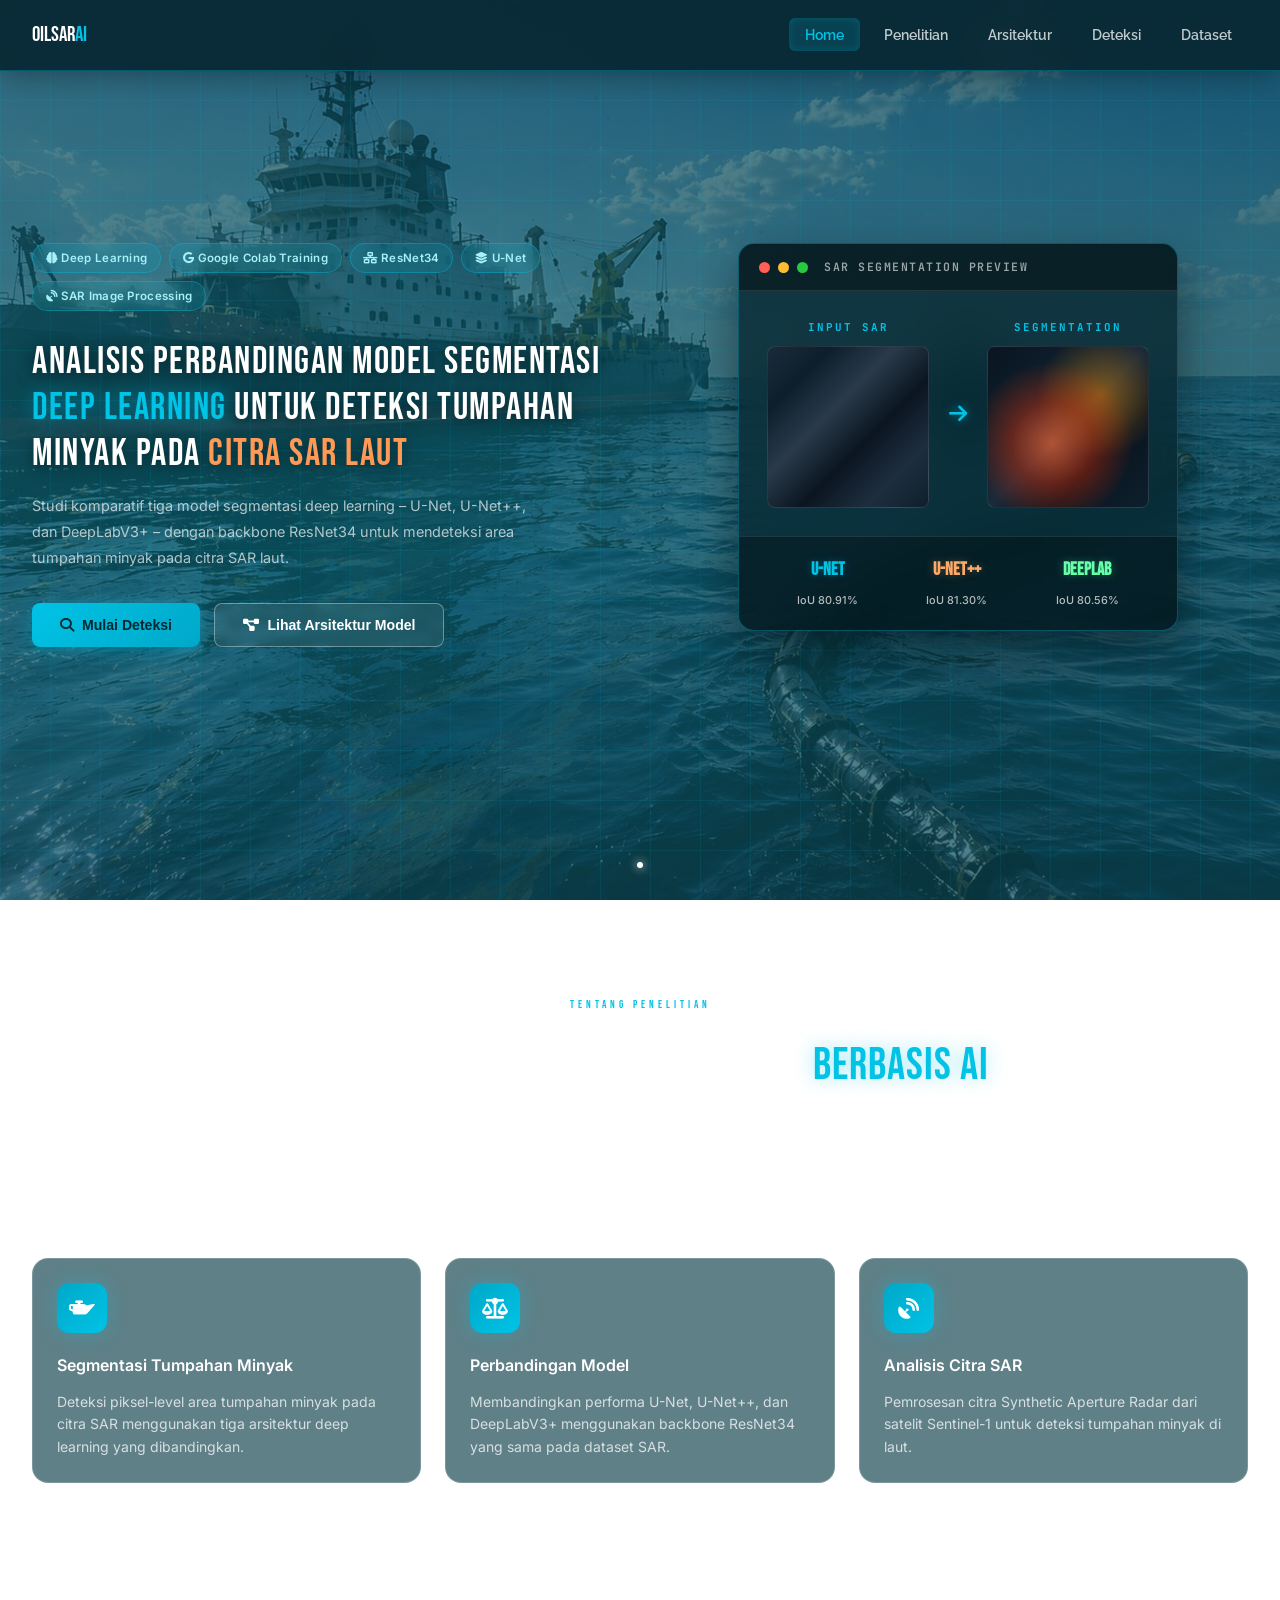
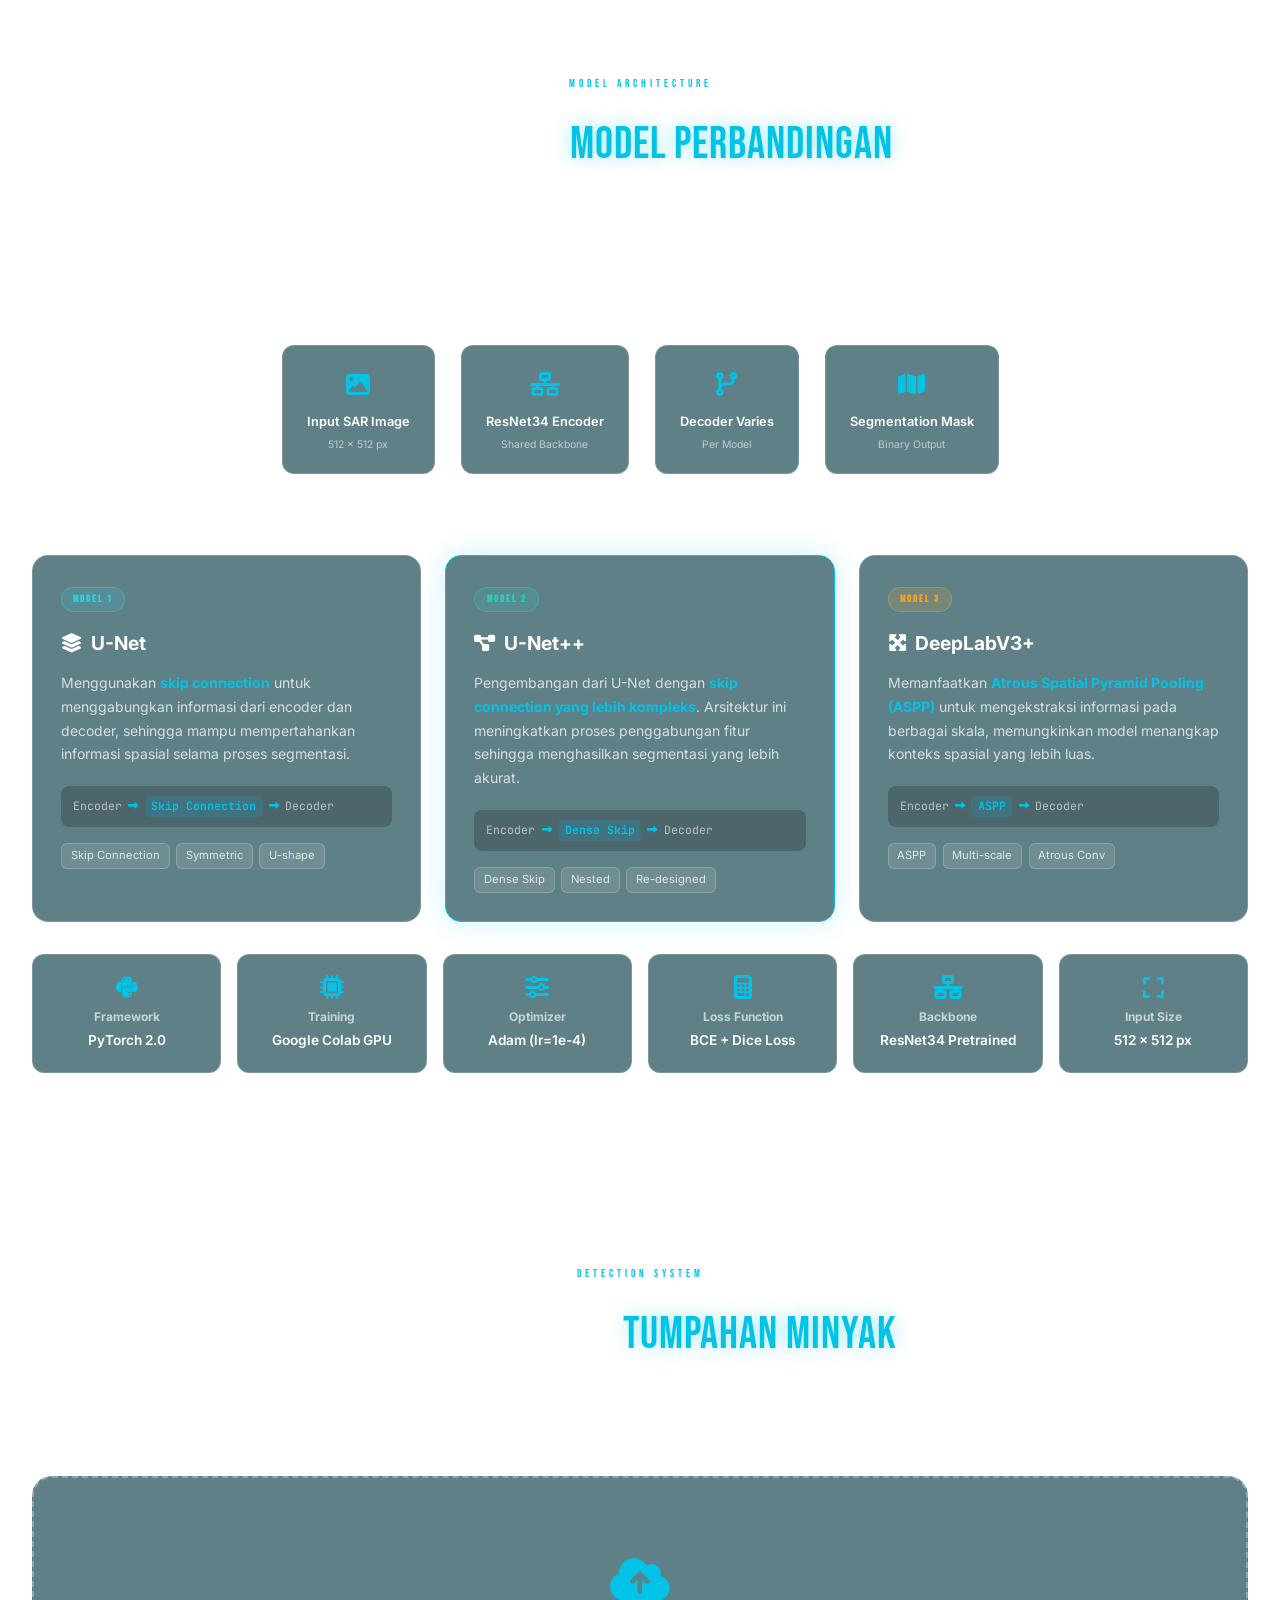
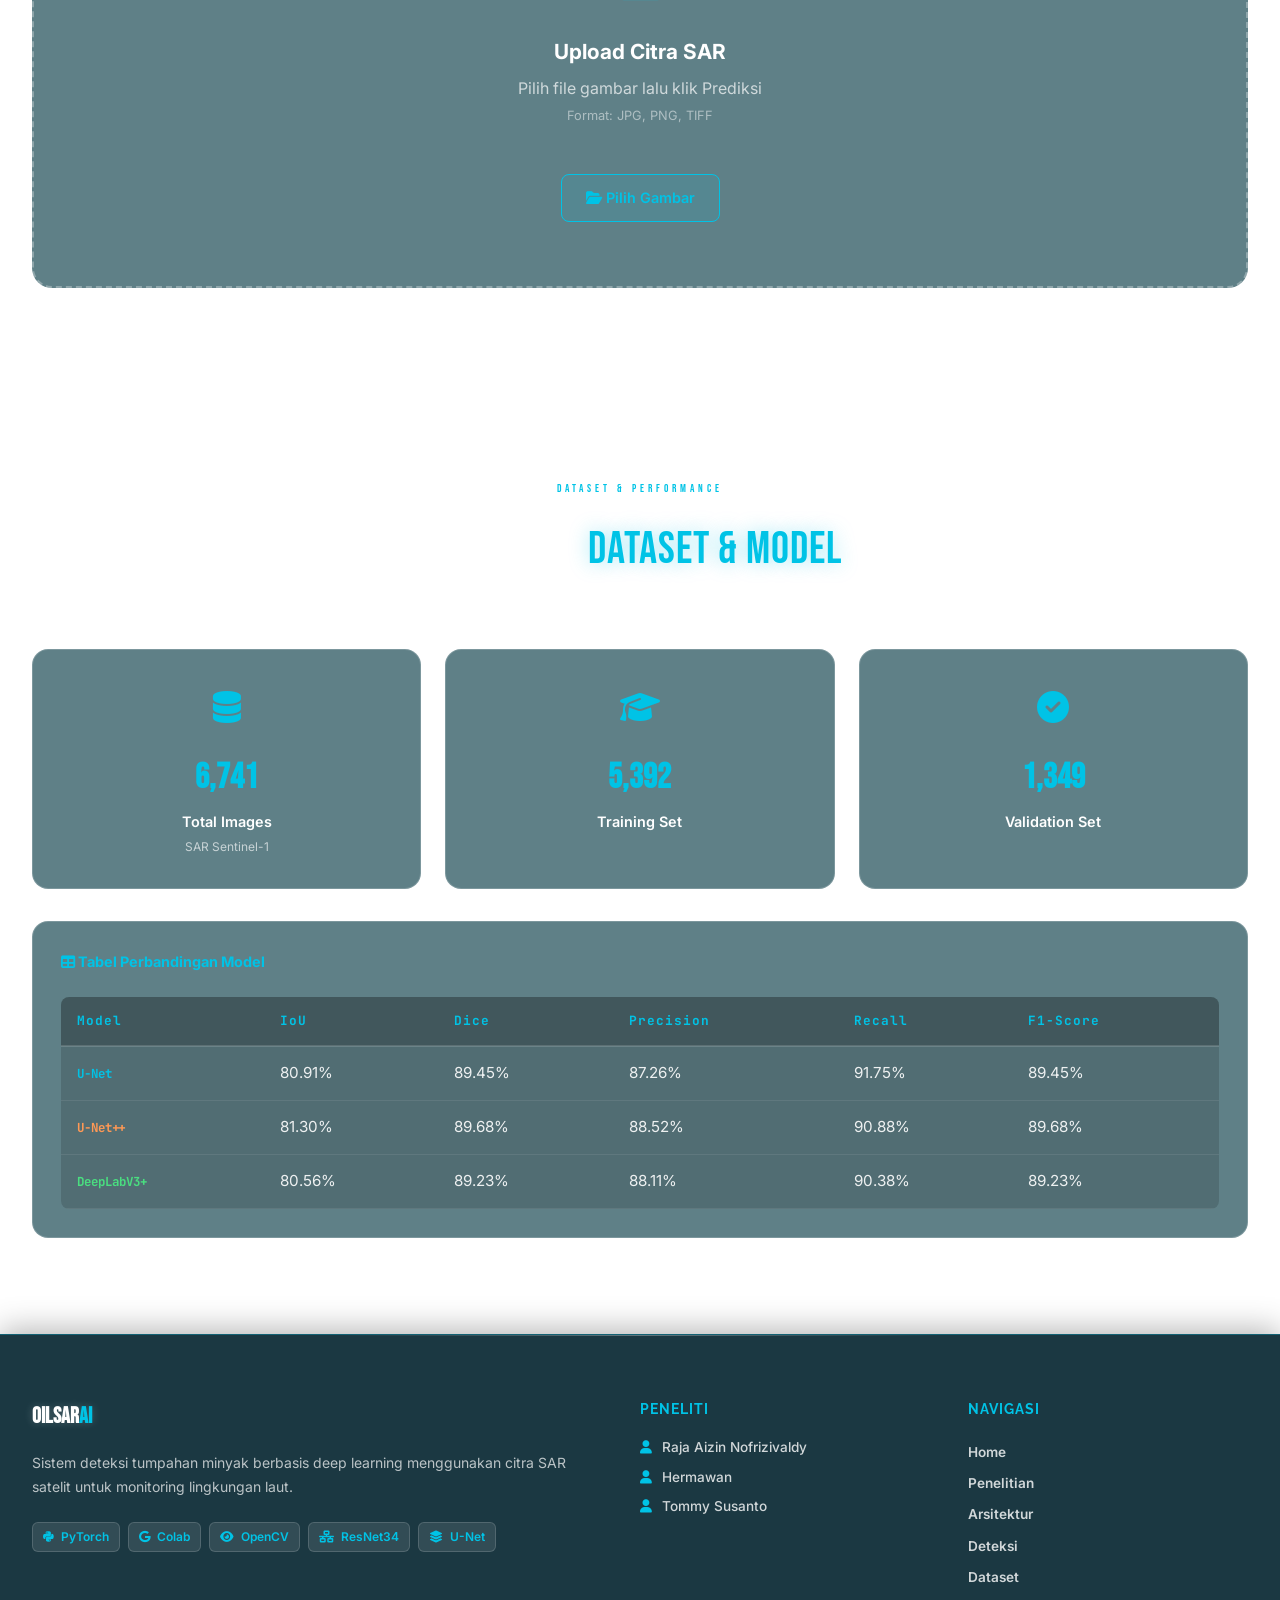
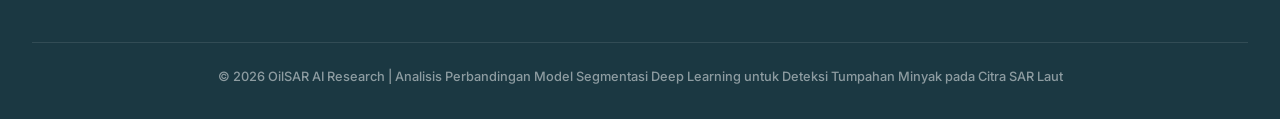
<file: index.html>
<!DOCTYPE html>
<html lang="id">
<head>
  <meta charset="UTF-8" />
  <meta name="viewport" content="width=device-width, initial-scale=1.0" />
  <title>Analisis Perbandingan Model Segmentasi Deep Learning untuk Deteksi Tumpahan Minyak pada Citra SAR Laut</title>
  <link rel="stylesheet" href="style.css" />
  <link rel="preconnect" href="https://fonts.googleapis.com" />
  <link href="https://fonts.googleapis.com/css2?family=Bebas+Neue&family=Raleway:wght@600;700&family=Inter:wght@300;400;500;600;700&family=JetBrains+Mono:wght@400;500&display=swap" rel="stylesheet" />
  <link rel="stylesheet" href="https://cdnjs.cloudflare.com/ajax/libs/font-awesome/6.5.0/css/all.min.css" />
</head>
<body>
  <!-- Loading Screen -->
  <div id="loader">
    <div class="loader-inner">
      <div class="scan-line"></div>
      <div class="loader-logo">
        <span class="loader-icon"><i class="fas fa-satellite"></i></span>
        <p class="loader-text">INITIALIZING AI SYSTEM</p>
        <div class="loader-bar"><div class="loader-fill"></div></div>
        <p class="loader-status" id="loaderStatus">Loading neural network...</p>
      </div>
    </div>
  </div>

  <!-- Particle Canvas -->
  <canvas id="particleCanvas"></canvas>

  <!-- Navbar -->
  <nav id="navbar">
    <div class="nav-container">
      <div class="nav-logo">
        <span>OilSAR<span class="accent">AI</span></span>
      </div>
      <ul class="nav-links">
        <li><a href="#hero" class="nav-home-link">Home</a></li>
        <li><a href="#about">Penelitian</a></li>
        <li><a href="#architecture">Arsitektur</a></li>
        <li><a href="#detection">Deteksi</a></li>
        <li><a href="#dataset">Dataset</a></li>
      </ul>
      <button class="hamburger" id="hamburger"><i class="fas fa-bars"></i></button>
    </div>
    <div class="mobile-menu" id="mobileMenu">
      <a href="#hero">Home</a>
      <a href="#about">Penelitian</a>
      <a href="#architecture">Arsitektur</a>
      <a href="#detection">Deteksi</a>
      <a href="#dataset">Dataset</a>
    </div>
  </nav>

  <!-- HERO SECTION -->
  <section id="hero">
    <div class="hero-bg">
      <div class="sar-grid"></div>
      <div class="scan-overlay"></div>
    </div>
    <div class="container">
    <div class="hero-content">
      <div class="hero-text">
        <div class="hero-badges">
          <span class="badge"><i class="fas fa-brain"></i> Deep Learning</span>
          <span class="badge"><i class="fab fa-google"></i> Google Colab Training</span>
          <span class="badge"><i class="fas fa-network-wired"></i> ResNet34</span>
          <span class="badge"><i class="fas fa-layer-group"></i> U-Net</span>
          <span class="badge"><i class="fas fa-satellite-dish"></i> SAR Image Processing</span>
        </div>
        <h1 class="hero-title">Analisis Perbandingan Model Segmentasi <span class="glow-text">Deep Learning</span> untuk Deteksi Tumpahan Minyak pada <span class="accent-text">Citra SAR Laut</span></h1>
        <p class="hero-desc">Studi komparatif tiga model segmentasi deep learning – U-Net, U-Net++, dan DeepLabV3+ – dengan backbone ResNet34 untuk mendeteksi area tumpahan minyak pada citra SAR laut.</p>
        <div class="hero-buttons">
          <button class="btn-primary" onclick="document.getElementById('detection').scrollIntoView({behavior:'smooth'})">
            <i class="fas fa-search"></i> Mulai Deteksi
          </button>
          <button class="btn-secondary" onclick="document.getElementById('architecture').scrollIntoView({behavior:'smooth'})">
            <i class="fas fa-project-diagram"></i> Lihat Arsitektur Model
          </button>
        </div>
      </div>
      <div class="hero-visual">
        <div class="sar-display">
          <div class="sar-header">
            <span class="dot red"></span><span class="dot yellow"></span><span class="dot green"></span>
            <span class="sar-title">SAR SEGMENTATION PREVIEW</span>
          </div>
          <div class="sar-image-area">
            <div class="sar-original">
              <div class="sar-label">INPUT SAR</div>
              <div class="sar-mock-img grayscale-mock"></div>
            </div>
            <div class="sar-arrow"><i class="fas fa-arrow-right"></i></div>
            <div class="sar-result">
              <div class="sar-label">SEGMENTATION</div>
              <div class="sar-mock-img seg-mock"></div>
            </div>
          </div>
          <div class="sar-stats">
            <div class="stat-item"><span class="stat-val cyan">U-Net</span><span class="stat-lbl">IoU 80.91%</span></div>
            <div class="stat-item"><span class="stat-val orange">U-Net++</span><span class="stat-lbl">IoU 81.30%</span></div>
            <div class="stat-item"><span class="stat-val green">DeepLab</span><span class="stat-lbl">IoU 80.56%</span></div>
          </div>
        </div>
      </div>
    </div><!-- end .container -->
    <div class="scroll-indicator"><div class="scroll-dot"></div></div>
  </section>

  <!-- ABOUT SECTION -->
  <section id="about">
    <div class="container">
      <div class="section-header">
        <span class="section-tag">TENTANG PENELITIAN</span>
        <h2>Sistem Deteksi Tumpahan Minyak <span class="glow-text">Berbasis AI</span></h2>
        <p>Penelitian ini membandingkan tiga model segmentasi deep learning dengan backbone ResNet34 untuk mendeteksi area tumpahan minyak pada citra SAR secara otomatis.</p>
      </div>
      <div class="about-cards">
        <div class="about-card" data-aos="fade-up">
          <div class="card-icon"><i class="fas fa-oil-can"></i></div>
          <h3>Segmentasi Tumpahan Minyak</h3>
          <p>Deteksi piksel-level area tumpahan minyak pada citra SAR menggunakan tiga arsitektur deep learning yang dibandingkan.</p>
        </div>
        <div class="about-card" data-aos="fade-up" data-delay="100">
          <div class="card-icon"><i class="fas fa-balance-scale"></i></div>
          <h3>Perbandingan Model</h3>
          <p>Membandingkan performa U-Net, U-Net++, dan DeepLabV3+ menggunakan backbone ResNet34 yang sama pada dataset SAR.</p>
        </div>
        <div class="about-card" data-aos="fade-up" data-delay="200">
          <div class="card-icon"><i class="fas fa-satellite-dish"></i></div>
          <h3>Analisis Citra SAR</h3>
          <p>Pemrosesan citra Synthetic Aperture Radar dari satelit Sentinel-1 untuk deteksi tumpahan minyak di laut.</p>
        </div>
      </div>
    </div>
  </section>

  <!-- ARCHITECTURE SECTION -->
  <section id="architecture">
    <div class="container">
      <div class="section-header">
        <span class="section-tag">MODEL ARCHITECTURE</span>
        <h2>Arsitektur <span class="glow-text">Model Perbandingan</span></h2>
        <p>Tiga model segmentasi deep learning dibandingkan menggunakan backbone yang sama (ResNet34) untuk mendeteksi tumpahan minyak pada citra SAR.</p>
      </div>
      <div class="arch-pipeline">
        <div class="arch-step">
          <div class="arch-icon"><i class="fas fa-image"></i></div>
          <div class="arch-label">Input SAR Image</div>
          <div class="arch-sub">512 × 512 px</div>
        </div>
        <div class="arch-arrow"><i class="fas fa-chevron-right"></i></div>
        <div class="arch-step encoder">
          <div class="arch-icon"><i class="fas fa-network-wired"></i></div>
          <div class="arch-label">ResNet34 Encoder</div>
          <div class="arch-sub">Shared Backbone</div>
        </div>
        <div class="arch-arrow"><i class="fas fa-chevron-right"></i></div>
        <div class="arch-step bridge">
          <div class="arch-icon"><i class="fas fa-code-branch"></i></div>
          <div class="arch-label">Decoder Varies</div>
          <div class="arch-sub">Per Model</div>
        </div>
        <div class="arch-arrow"><i class="fas fa-chevron-right"></i></div>
        <div class="arch-step decoder">
          <div class="arch-icon"><i class="fas fa-map"></i></div>
          <div class="arch-label">Segmentation Mask</div>
          <div class="arch-sub">Binary Output</div>
        </div>
      </div>
      <div class="model-compare-grid">
        <div class="model-card">
          <div class="model-badge" style="background:rgba(41,215,232,0.15);border-color:rgba(41,215,232,0.4);color:#29D7E8">Model 1</div>
          <h3 class="model-name"><i class="fas fa-layer-group"></i> U-Net</h3>
          <p class="model-desc">Menggunakan <strong>skip connection</strong> untuk menggabungkan informasi dari encoder dan decoder, sehingga mampu mempertahankan informasi spasial selama proses segmentasi.</p>
          <div class="model-flow">
            <span>Encoder</span>
            <i class="fas fa-long-arrow-alt-right"></i>
            <span class="flow-key">Skip Connection</span>
            <i class="fas fa-long-arrow-alt-right"></i>
            <span>Decoder</span>
          </div>
          <div class="model-tags">
            <span>Skip Connection</span>
            <span>Symmetric</span>
            <span>U-shape</span>
          </div>
        </div>
        <div class="model-card featured">
          <div class="model-badge" style="background:rgba(34,211,200,0.15);border-color:rgba(34,211,200,0.4);color:#22d3c8">Model 2</div>
          <h3 class="model-name"><i class="fas fa-project-diagram"></i> U-Net++</h3>
          <p class="model-desc">Pengembangan dari U-Net dengan <strong>skip connection yang lebih kompleks</strong>. Arsitektur ini meningkatkan proses penggabungan fitur sehingga menghasilkan segmentasi yang lebih akurat.</p>
          <div class="model-flow">
            <span>Encoder</span>
            <i class="fas fa-long-arrow-alt-right"></i>
            <span class="flow-key">Dense Skip</span>
            <i class="fas fa-long-arrow-alt-right"></i>
            <span>Decoder</span>
          </div>
          <div class="model-tags">
            <span>Dense Skip</span>
            <span>Nested</span>
            <span>Re-designed</span>
          </div>
        </div>
        <div class="model-card">
          <div class="model-badge" style="background:rgba(245,166,35,0.15);border-color:rgba(245,166,35,0.4);color:#F5A623">Model 3</div>
          <h3 class="model-name"><i class="fas fa-expand-arrows-alt"></i> DeepLabV3+</h3>
          <p class="model-desc">Memanfaatkan <strong>Atrous Spatial Pyramid Pooling (ASPP)</strong> untuk mengekstraksi informasi pada berbagai skala, memungkinkan model menangkap konteks spasial yang lebih luas.</p>
          <div class="model-flow">
            <span>Encoder</span>
            <i class="fas fa-long-arrow-alt-right"></i>
            <span class="flow-key">ASPP</span>
            <i class="fas fa-long-arrow-alt-right"></i>
            <span>Decoder</span>
          </div>
          <div class="model-tags">
            <span>ASPP</span>
            <span>Multi-scale</span>
            <span>Atrous Conv</span>
          </div>
        </div>
      </div>
      <div class="arch-info-grid">
        <div class="arch-info-card"><i class="fab fa-python"></i><h4>Framework</h4><p>PyTorch 2.0</p></div>
        <div class="arch-info-card"><i class="fas fa-microchip"></i><h4>Training</h4><p>Google Colab GPU</p></div>
        <div class="arch-info-card"><i class="fas fa-sliders-h"></i><h4>Optimizer</h4><p>Adam (lr=1e-4)</p></div>
        <div class="arch-info-card"><i class="fas fa-calculator"></i><h4>Loss Function</h4><p>BCE + Dice Loss</p></div>
        <div class="arch-info-card"><i class="fas fa-network-wired"></i><h4>Backbone</h4><p>ResNet34 Pretrained</p></div>
        <div class="arch-info-card"><i class="fas fa-expand"></i><h4>Input Size</h4><p>512 × 512 px</p></div>
      </div>
    </div>
  </section>

  <!-- DETECTION SECTION -->
  <section id="detection">
    <div class="container">
      <div class="section-header">
        <span class="section-tag">DETECTION SYSTEM</span>
        <h2>Sistem Deteksi <span class="glow-text">Tumpahan Minyak</span></h2>
        <p>Upload citra SAR dan lihat hasil segmentasi secara langsung dari 3 model.</p>
      </div>
      <div class="detection-layout">
        <div class="upload-area" id="uploadArea">
          <div class="upload-icon"><i class="fas fa-cloud-upload-alt"></i></div>
          <h3>Upload Citra SAR</h3>
          <p>Pilih file gambar lalu klik Prediksi</p>
          <p class="upload-hint">Format: JPG, PNG, TIFF</p>
          <div style="display:flex; gap:1rem; justify-content:center; flex-wrap:wrap; margin-top:1.5rem;">
            <label for="imageInput" class="btn-upload"><i class="fas fa-folder-open"></i> Pilih Gambar</label>
            <button id="predictBtn" class="btn-primary" onclick="predict()" style="display:none;"><i class="fas fa-brain"></i> Prediksi</button>
          </div>
          <input type="file" id="imageInput" accept="image/*" style="display:none">
          <p id="selectedFileName" style="margin-top:0.75rem; font-size:0.8rem; color:var(--cyan); display:none;"></p>
        </div>

        <div id="loading" style="display:none; text-align:center; padding:2rem; color:var(--cyan);">
          <i class="fas fa-spinner fa-spin" style="font-size:2rem; margin-bottom:0.5rem; display:block;"></i>Sedang memproses...
        </div>

        <div class="detection-results" id="detectionResults" style="display:none;">
          <div class="original-preview">
            <div class="result-label"><i class="fas fa-image"></i> &nbsp;Gambar Input SAR</div>
            <img id="originalPreview" alt="Input SAR" />
          </div>
          <div class="result-grid-3">
            <!-- Model 1: U-Net -->
            <div class="result-card">
              <div class="result-label model-lbl-unet"><i class="fas fa-layer-group"></i> &nbsp;U-Net</div>
              <div class="card-images-container">
                <div class="result-img-wrap">
                  <div class="img-sublabel"><i class="fas fa-layer-group"></i> Mask</div>
                  <img id="unetMask" alt="U-Net Mask" />
                </div>
                <div class="result-img-wrap">
                  <div class="img-sublabel" style="color:var(--orange);"><i class="fas fa-eye"></i> Overlay</div>
                  <img id="unetImage" alt="U-Net Overlay" />
                </div>
              </div>
            </div>
            <!-- Model 2: U-Net++ -->
            <div class="result-card featured-model">
              <div class="result-label model-lbl-unetpp"><i class="fas fa-project-diagram"></i> &nbsp;U-Net++</div>
              <div class="card-images-container">
                <div class="result-img-wrap">
                  <div class="img-sublabel"><i class="fas fa-layer-group"></i> Mask</div>
                  <img id="unetppMask" alt="U-Net++ Mask" />
                </div>
                <div class="result-img-wrap">
                  <div class="img-sublabel" style="color:var(--orange);"><i class="fas fa-eye"></i> Overlay</div>
                  <img id="unetppImage" alt="U-Net++ Overlay" />
                </div>
              </div>
            </div>
            <!-- Model 3: DeepLabV3+ -->
            <div class="result-card">
              <div class="result-label model-lbl-deeplab"><i class="fas fa-expand-arrows-alt"></i> &nbsp;DeepLabV3+</div>
              <div class="card-images-container">
                <div class="result-img-wrap">
                  <div class="img-sublabel"><i class="fas fa-layer-group"></i> Mask</div>
                  <img id="deeplabMask" alt="DeepLabV3+ Mask" />
                </div>
                <div class="result-img-wrap">
                  <div class="img-sublabel" style="color:var(--orange);"><i class="fas fa-eye"></i> Overlay</div>
                  <img id="deeplabImage" alt="DeepLabV3+ Overlay" />
                </div>
              </div>
            </div>
          </div>
          <div id="resultInfo" style="display:none; background:var(--card-bg); border:1px solid var(--glass-border); border-radius:12px; padding:1rem; text-align:center;">
            <p style="color:var(--text); font-size:0.85rem;"><i class="fas fa-check-circle" style="color:var(--green);"></i> &nbsp;Prediksi selesai dari 3 model.</p>
          </div>
          <div style="display:flex; gap:1rem; flex-wrap:wrap; justify-content:center; margin-top:1rem;">
            <button class="btn-analyze" onclick="predict()"><i class="fas fa-brain"></i> Prediksi Ulang</button>
            <button class="btn-secondary" onclick="resetDetection()"><i class="fas fa-redo"></i> Upload Gambar Baru</button>
          </div>
        </div>
      </div>
    </div>
  </section>

  <!-- DATASET SECTION -->
  <section id="dataset">
    <div class="container">
      <div class="section-header">
        <span class="section-tag">DATASET & PERFORMANCE</span>
        <h2>Statistik <span class="glow-text">Dataset & Model</span></h2>
      </div>
      <div class="dataset-layout">
        <div class="dataset-cards">
          <div class="ds-card">
            <div class="ds-icon"><i class="fas fa-database"></i></div>
            <div class="ds-num" data-target="8070">0</div>
            <div class="ds-lbl">Total Images</div>
            <div class="ds-sub">SAR Sentinel-1</div>
          </div>
          <div class="ds-card">
            <div class="ds-icon"><i class="fas fa-graduation-cap"></i></div>
            <div class="ds-num" data-target="6455">0</div>
            <div class="ds-lbl">Training Set</div>
          </div>
          <div class="ds-card">
            <div class="ds-icon"><i class="fas fa-check-circle"></i></div>
            <div class="ds-num" data-target="1615">0</div>
            <div class="ds-lbl">Validation Set</div>
          </div>
        </div>
        <div class="performance-grid" style="grid-template-columns:1fr;">
          <div class="perf-card">
            <h4><i class="fas fa-table"></i> Tabel Perbandingan Model</h4>
            <div class="model-table-wrap">
              <table class="model-table">
                <thead>
                  <tr>
                    <th>Model</th>
                    <th>IoU</th>
                    <th>Dice</th>
                    <th>Precision</th>
                    <th>Recall</th>
                    <th>F1-Score</th>
                  </tr>
                </thead>
                <tbody>
                  <tr><td><span class="mt-model cyan">U-Net</span></td><td>80.91%</td><td>89.45%</td><td>87.26%</td><td>91.75%</td><td>89.45%</td></tr>
                  <tr><td><span class="mt-model orange">U-Net++</span></td><td>81.30%</td><td>89.68%</td><td>88.52%</td><td>90.88%</td><td>89.68%</td></tr>
                  <tr><td><span class="mt-model green">DeepLabV3+</span></td><td>80.56%</td><td>89.23%</td><td>88.11%</td><td>90.38%</td><td>89.23%</td></tr>
                </tbody>
              </table>
            </div>
          </div>
        </div>
      </div>
    </div>
  </section>

  <!-- FOOTER -->
  <footer id="footer">
    <div class="footer-glow"></div>
    <div class="container">
      <div class="footer-grid">
        <div class="footer-brand">
          <div class="footer-logo">OilSAR<span class="accent">AI</span></div>
          <p>Sistem deteksi tumpahan minyak berbasis deep learning menggunakan citra SAR satelit untuk monitoring lingkungan laut.</p>
          <div class="footer-tech">
            <span><i class="fab fa-python"></i> PyTorch</span>
            <span><i class="fab fa-google"></i> Colab</span>
            <span><i class="fas fa-eye"></i> OpenCV</span>
            <span><i class="fas fa-network-wired"></i> ResNet34</span>
            <span><i class="fas fa-layer-group"></i> U-Net</span>
          </div>
        </div>
        <div class="footer-info">
          <h4>Peneliti</h4>
          <p><i class="fas fa-user"></i>Raja Aizin Nofrizivaldy</p>
          <p><i class="fas fa-user"></i>Hermawan</p>
          <p><i class="fas fa-user"></i>Tommy Susanto</p>
        </div>
        <div class="footer-links">
          <h4>Navigasi</h4>
          <a href="#hero">Home</a>
          <a href="#about">Penelitian</a>
          <a href="#architecture">Arsitektur</a>
          <a href="#detection">Deteksi</a>
          <a href="#dataset">Dataset</a>
        </div>
      </div>
      <div class="footer-bottom">
        <p>© 2026 OilSAR AI Research | Analisis Perbandingan Model Segmentasi Deep Learning untuk Deteksi Tumpahan Minyak pada Citra SAR Laut</p>
      </div>
    </div>
  </footer>

  <script src="script.js"></script>
  <script src="api-panggil.js"></script>
</body>
</html>
</file>
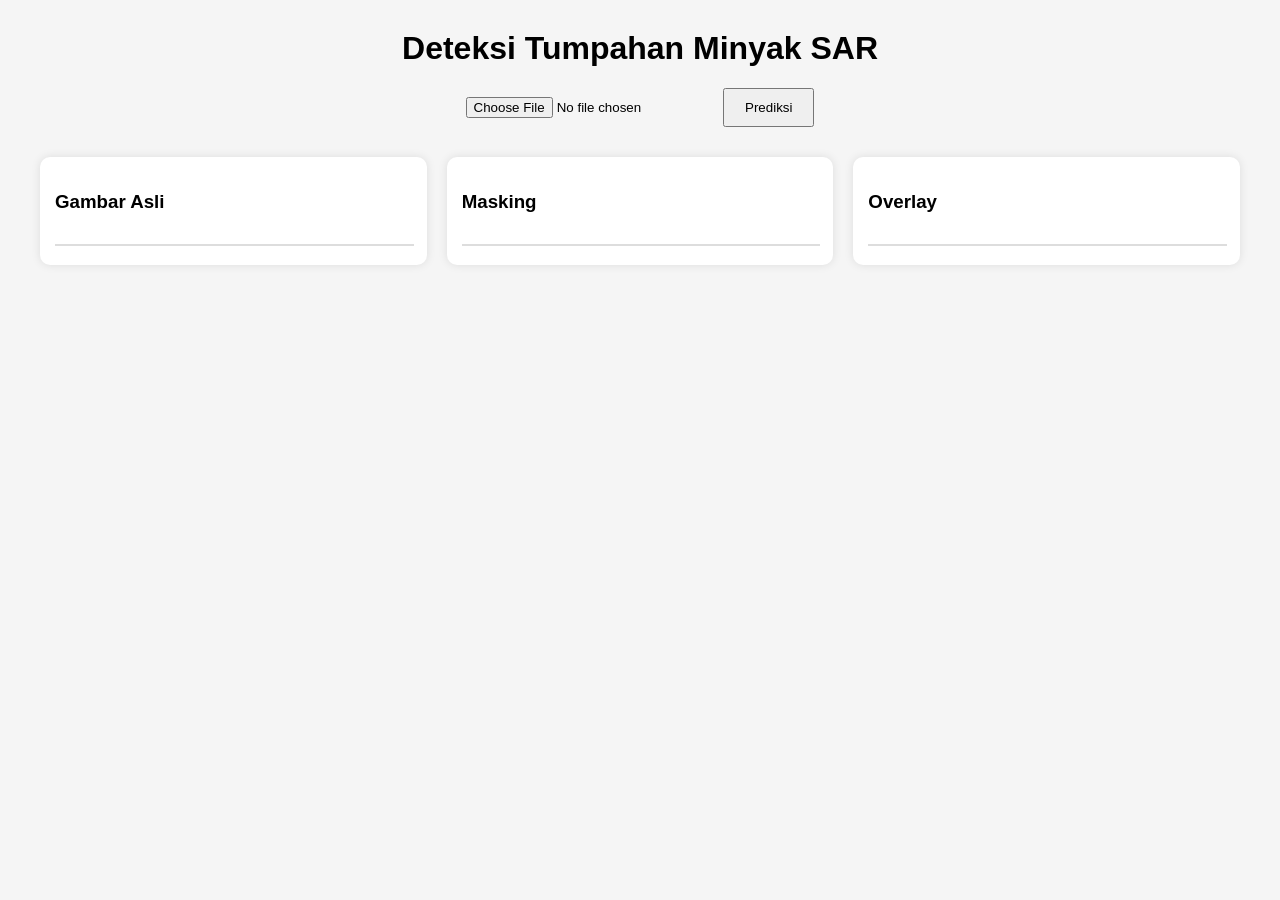
<file: index2.html>
<!DOCTYPE html>
<html lang="id">
<head>
<meta charset="UTF-8">
<meta name="viewport" content="width=device-width, initial-scale=1.0">
<title>Deteksi Tumpahan Minyak</title>

<style>
body {
    font-family: Arial, sans-serif;
    margin: 30px;
    background: #f5f5f5;
}

.container {
    max-width: 1200px;
    margin: auto;
}

h1 {
    text-align: center;
}

.upload-box {
    text-align: center;
    margin-bottom: 20px;
}

button {
    padding: 10px 20px;
    cursor: pointer;
}

.result {
    margin-top: 30px;
}

.image-grid {
    display: grid;
    grid-template-columns: repeat(auto-fit, minmax(300px, 1fr));
    gap: 20px;
}

.card {
    background: white;
    padding: 15px;
    border-radius: 10px;
    box-shadow: 0 0 10px rgba(0,0,0,.1);
}

.card img {
    width: 100%;
    border: 1px solid #ddd;
}

.info {
    margin-top: 20px;
    padding: 15px;
    background: white;
    border-radius: 10px;
}

.loading {
    display: none;
    text-align: center;
    margin-top: 20px;
    color: blue;
}
</style>

</head>
<body>

<div class="container">

    <h1>Deteksi Tumpahan Minyak SAR</h1>

    <div class="upload-box">
        <input type="file" id="imageInput" accept="image/*">
        <button onclick="predict()">Prediksi</button>
    </div>

    <div class="loading" id="loading">
        Sedang memproses...
    </div>

    <div class="info" id="resultInfo" style="display:none;">
    
        
    </div>

    <div class="result">
        <div class="image-grid">

            <div class="card">
                <h3>Gambar Asli</h3>
                <img id="originalImage">
            </div>

            <div class="card">
                <h3>Masking</h3>
                <img id="maskImage">
            </div>

            <div class="card">
                <h3>Overlay</h3>
                <img id="overlayImage">
            </div>

        </div>
    </div>

</div>

<script>

async function predict() {

    const fileInput = document.getElementById("imageInput");

    if (!fileInput.files.length) {
        alert("Pilih gambar terlebih dahulu");
        return;
    }

    const file = fileInput.files[0];

    document.getElementById("originalImage").src =
        URL.createObjectURL(file);

    const formData = new FormData();
    formData.append("file", file);

    document.getElementById("loading").style.display = "block";

    try {

        const response = await fetch(
            "https://segmentation-api-test-citrachan-production.up.railway.app/predict",
            {
                method: "POST",
                body: formData
            }
        );

        const data = await response.json();

        console.log(data);

        /*
        Contoh response:

        {
            "percentage": 20.4,
            "level": "Sedang",
            "mask": "iVBORw0KGgoAAA...",
            "overlay": "iVBORw0KGgoAAA..."
        }
        */

       // document.getElementById("percentage").textContent =
         //   data.percentage;
//
        //document.getElementById("level").textContent =
        //    data.level;

        document.getElementById("resultInfo").style.display =
            "block";

        document.getElementById("maskImage").src =
            "data:image/png;base64," + data.mask;

        document.getElementById("overlayImage").src =
            "data:image/png;base64," + data.overlay;

    }
    catch(error) {

        console.error(error);

        alert("Gagal menghubungi API");

    }
    finally {

        document.getElementById("loading").style.display = "none";

    }
}
</script>

</body>
</html>
</file>
<file: style.css>
/* ===== RESET & BASE ===== */
*, *::before, *::after { box-sizing: border-box; margin: 0; padding: 0; }

:root {
  --primary: #1a8a9a;
  --teal-overlay: rgba(15, 90, 100, 0.72);

  /* Teks di atas background gelap foto */
  --text: #ffffff;
  --text-sub: rgba(255,255,255,0.75);

  --white: #ffffff;

  /* Card gelap semi-transparan seperti di screenshot */
  --card-bg: rgba(10, 60, 72, 0.65);
  --glass: rgba(255,255,255,0.08);
  --glass-border: rgba(255,255,255,0.18);

  --orange: #ff6b35;
  --orange-glow: rgba(255,107,53,0.3);
  --green: #4ade80;

  /* Navbar & Footer gelap teal */
  --nav-footer-bg: rgba(8, 40, 50, 0.92);
  --nav-footer-darkbg: rgba(8, 40, 50, 0.92);

  --accent-cyan: #00C3E6;

  --navy: #ffffff;
  --navy2: #00C3E6;
  --navy3: #00a8c8;
  --cyan: #00C3E6;
  --cyan2: #00a8c8;
  --cyan-glow: rgba(0,195,230,0.25);
  --green-glow: rgba(74,222,128,0.2);
  --gray: rgba(255,255,255,0.6);

  --font-main: 'Inter', sans-serif;
  --font-tech: 'Bebas Neue', sans-serif;
  --font-nav: 'Raleway', sans-serif;
  --font-mono: 'JetBrains Mono', monospace;
}

html { scroll-behavior: smooth; }
body {
  background: url('bg.jpeg') center/cover fixed no-repeat;
  color: var(--text);
  font-family: var(--font-main);
  overflow-x: hidden;
  line-height: 1.6;
  position: relative;
}
/* Overlay teal di seluruh halaman */
body::before {
  content: '';
  position: fixed; inset: 0;
  background: rgba(12, 75, 88, 0.70);
  z-index: 0;
  pointer-events: none;
}
a { text-decoration: none; color: inherit; }
img { max-width: 100%; }

/* ===== SCROLLBAR ===== */
::-webkit-scrollbar { width: 6px; }
::-webkit-scrollbar-track { background: rgba(0,0,0,0.2); }
::-webkit-scrollbar-thumb { background: #00C3E6; border-radius: 3px; }

/* ===== PARTICLE CANVAS ===== */
#particleCanvas {
  position: fixed; top: 0; left: 0;
  width: 100%; height: 100%;
  pointer-events: none; z-index: 0;
  opacity: 0.4;
}

/* ===== LOADER ===== */
#loader {
  position: fixed; inset: 0;
  background: rgba(8, 50, 60, 0.97);
  z-index: 9999;
  display: flex; align-items: center; justify-content: center;
}
.loader-inner { text-align: center; position: relative; width: 340px; }
.scan-line {
  position: absolute; top: 0; left: 0; right: 0;
  height: 2px; background: var(--cyan);
  box-shadow: 0 0 20px var(--cyan);
  animation: scanMove 2s linear infinite;
}
@keyframes scanMove { 0% { top: 0; } 100% { top: 100%; } }
.loader-icon {
  font-size: 3rem; color: var(--cyan);
  display: block; margin-bottom: 1rem;
  animation: pulse 1.5s ease-in-out infinite;
  text-shadow: 0 0 30px var(--cyan);
}
.loader-text {
  font-family: var(--font-tech); font-size: 0.85rem;
  letter-spacing: 3px; color: var(--cyan); margin-bottom: 1.5rem;
}
.loader-bar { width: 100%; height: 4px; background: rgba(0,212,255,0.2); border-radius: 2px; overflow: hidden; margin-bottom: 0.75rem; }
.loader-fill {
  height: 100%; width: 0%;
  background: linear-gradient(90deg, var(--cyan2), var(--cyan));
  box-shadow: 0 0 10px var(--cyan);
  animation: loadFill 2.5s ease forwards;
}
@keyframes loadFill { to { width: 100%; } }
.loader-status { font-family: var(--font-mono); font-size: 0.75rem; color: var(--gray); }

/* ===== NAVBAR (GELAP & ELEGAN) ===== */
#navbar {
  position: fixed; top: 0; left: 0; right: 0;
  z-index: 1000;
  background: var(--nav-footer-bg);
  backdrop-filter: blur(20px);
  border-bottom: 1px solid rgba(0,195,230,0.3);
  transition: all 0.3s;
  box-shadow: 0 4px 30px rgba(0, 0, 0, 0.4);
}
.nav-container {
  max-width: 1300px; margin: 0 auto; padding: 0 2rem;
  display: flex; align-items: center; height: 70px; gap: 2rem;
}
.nav-logo {
  font-family: var(--font-tech); font-size: 1.3rem; font-weight: 400;
  color: var(--white); display: flex; align-items: center; gap: 0.5rem;
}
.nav-logo .accent { color: #00C3E6; }
.nav-links { display: flex; list-style: none; gap: 0.5rem; margin-left: auto; }

.nav-links a {
  padding: 0.5rem 1rem; font-size: 0.9rem; font-weight: 600;
  font-family: var(--font-nav);
  color: rgba(255, 255, 255, 0.75);
  border-radius: 6px; transition: all 0.2s ease;
}

.nav-links a:hover,
.nav-links a.active {
  color: #00C3E6 !important;
  background: rgba(0, 195, 230, 0.15);
  box-shadow: inset 0 0 8px rgba(0, 195, 230, 0.2);
}

.hamburger { display: none; background: none; border: none; color: #ffffff; font-size: 1.3rem; cursor: pointer; margin-left: auto; }
.mobile-menu { display: none; flex-direction: column; padding: 1rem 2rem; border-top: 1px solid rgba(0,195,230,0.2); background: var(--nav-footer-bg); }
.mobile-menu a { padding: 0.6rem 0; color: rgba(255, 255, 255, 0.85) !important; border-bottom: 1px solid rgba(255,255,255,0.08); font-size: 0.95rem; font-weight: 600; font-family: var(--font-nav); }
.mobile-menu.open { display: flex; }

/* ===== CONTAINER & SECTION HEADER ===== */
.container { max-width: 1300px; margin: 0 auto; padding: 0 2rem; width: 100%; }
section { position: relative; z-index: 1; padding: 6rem 0; }
.section-header { text-align: center; margin-bottom: 4rem; }
.section-tag { font-family: var(--font-tech); font-size: 0.7rem; letter-spacing: 4px; color: #00C3E6; display: block; margin-bottom: 1rem; }
.section-header h2 { font-family: var(--font-tech); font-size: clamp(2rem, 3.5vw, 3rem); font-weight: 400; letter-spacing: 1px; margin-bottom: 1rem; color: #ffffff; }
.section-header p { color: rgba(255,255,255,0.75); max-width: 600px; margin: 0 auto; font-family: var(--font-main); }
.glow-text { color: #00C3E6; text-shadow: 0 0 20px rgba(0,195,230,0.4); }
.accent-text { color: #ff9955; }

/* ===== HERO SECTION ===== */
#hero {
  min-height: 100vh;
  display: flex;
  align-items: center;
  padding-top: 70px;
  overflow: hidden;
  background: transparent;
}
#hero .container {
  padding-top: 4rem;
  padding-bottom: 4rem;
}
.hero-bg { position: absolute; inset: 0; pointer-events: none; background: radial-gradient(ellipse at 20% 60%, rgba(0,195,230,0.1) 0%, transparent 55%); }
/* Hero grid lines pakai warna kontras */
.sar-grid {
  position: absolute; inset: 0; pointer-events: none;
  background-image: linear-gradient(rgba(0,195,230,0.08) 1px, transparent 1px), linear-gradient(90deg, rgba(0,195,230,0.08) 1px, transparent 1px);
  background-size: 50px 50px; animation: gridMove 20s linear infinite;
}
@keyframes gridMove { to { background-position: 50px 50px; } }
.scan-overlay {
  position: absolute; inset: 0; pointer-events: none;
  background: linear-gradient(180deg, transparent 0%, rgba(41,215,232,0.05) 50%, transparent 100%);
  animation: scanOverlay 4s ease-in-out infinite;
}
@keyframes scanOverlay { 0%, 100% { opacity: 0.3; } 50% { opacity: 1; } }

/* Layout hero 2 kolom seimbang */
.hero-content {
  display: grid;
  grid-template-columns: 1fr 1fr;
  gap: 3.5rem;
  align-items: center;
  position: relative;
  z-index: 2;
}
.hero-text {
  display: flex;
  flex-direction: column;
  align-items: flex-start;
  padding-top: 1rem;
}

/* Badge row */
.hero-badges {
  display: flex;
  flex-wrap: wrap;
  gap: 0.5rem;
  margin-bottom: 1.75rem;
}
.hero-badges .badge {
  background: rgba(0, 195, 230, 0.12);
  border: 1px solid rgba(0, 195, 230, 0.35);
  padding: 0.3rem 0.8rem;
  border-radius: 20px;
  font-size: 0.72rem;
  font-weight: 600;
  color: #a8f0f8;
  backdrop-filter: blur(8px);
  letter-spacing: 0.3px;
  white-space: nowrap;
}

/* Judul lebih terkontrol */
.hero-title {
  font-family: var(--font-tech);
  font-size: clamp(1.8rem, 3vw, 2.8rem);
  font-weight: 400;
  letter-spacing: 1.5px;
  line-height: 1.2;
  margin-bottom: 1rem;
  color: #ffffff;
  text-shadow: 0 2px 15px rgba(0,0,0,0.5);
}
.hero-title .glow-text { color: #00C3E6; text-shadow: 0 0 20px rgba(0,195,230,0.45); }

.hero-subtitle {
  font-size: clamp(0.95rem, 1.6vw, 1.15rem);
  font-family: var(--font-nav);
  color: rgba(255,255,255,0.85);
  margin-bottom: 1rem;
  font-weight: 600;
  line-height: 1.5;
}
.hero-subtitle .accent-text { color: #ffbb77; }
.hero-desc {
  color: rgba(255,255,255,0.68);
  font-size: 0.9rem;
  font-family: var(--font-main);
  margin-bottom: 2rem;
  line-height: 1.8;
  max-width: 520px;
}

.hero-buttons { display: flex; gap: 0.9rem; flex-wrap: wrap; }
.btn-primary {
  background: linear-gradient(135deg, #00C3E6, #00a8c8);
  color: #012830; border: none;
  padding: 0.8rem 1.75rem; border-radius: 8px; font-weight: 700; font-size: 0.88rem; cursor: pointer;
  transition: all 0.3s ease; display: flex; align-items: center; gap: 0.5rem;
  box-shadow: 0 4px 18px rgba(0,195,230,0.35);
}
.btn-primary:hover { box-shadow: 0 0 30px rgba(0,195,230,0.6); transform: translateY(-2px); }
.btn-secondary {
  background: rgba(255,255,255,0.08);
  color: #ffffff; border: 1px solid rgba(255,255,255,0.35);
  padding: 0.8rem 1.75rem; border-radius: 8px;
  font-weight: 600; font-size: 0.88rem; cursor: pointer;
  transition: all 0.3s ease; display: flex; align-items: center; gap: 0.5rem;
  backdrop-filter: blur(5px);
}
.btn-secondary:hover { background: rgba(255,255,255,0.14); border-color: rgba(255,255,255,0.7); transform: translateY(-2px); }

/* SAR Display Preview Box */
.hero-visual { display: flex; justify-content: center; align-items: center; }
.sar-display {
  background: rgba(5, 35, 45, 0.75);
  border: 1px solid rgba(0,195,230,0.25);
  border-radius: 16px;
  backdrop-filter: blur(24px);
  overflow: hidden;
  box-shadow: 0 20px 50px rgba(0,0,0,0.45);
  animation: floatAnim 4s ease-in-out infinite;
  width: 100%;
  max-width: 440px;
}
@keyframes floatAnim { 0%, 100% { transform: translateY(0); } 50% { transform: translateY(-10px); } }
.sar-header { background: rgba(0,0,0,0.4); padding: 0.85rem 1.25rem; display: flex; align-items: center; gap: 0.5rem; border-bottom: 1px solid rgba(255,255,255,0.1); }
.dot { width: 11px; height: 11px; border-radius: 50%; }
.dot.red { background: #ff5f57; }
.dot.yellow { background: #febc2e; }
.dot.green { background: #28c840; }
.sar-title { font-family: var(--font-mono); font-size: 0.72rem; color: rgba(255,255,255,0.6); margin-left: 0.5rem; letter-spacing: 1.5px; font-weight: 600; }
.sar-image-area { display: flex; align-items: center; gap: 1.25rem; padding: 1.75rem; }
.sar-original, .sar-result { flex: 1; }
.sar-label { font-family: var(--font-mono); font-size: 0.68rem; color: #00C3E6; letter-spacing: 2px; margin-bottom: 0.6rem; font-weight: 700; text-align: center; }
.sar-mock-img { width: 100%; aspect-ratio: 1; border-radius: 8px; overflow: hidden; position: relative; border: 1px solid rgba(255,255,255,0.1); }
.grayscale-mock { background: linear-gradient(135deg, #1a2a3a 0%, #0d1f2d 20%, #2a3a4a 40%, #0a1520 60%, #1e2e3e 80%, #0d1f2d 100%); animation: sarScan 3s linear infinite; }
@keyframes sarScan { 0%, 100% { filter: brightness(0.85); } 50% { filter: brightness(1.15); } }
.seg-mock { background: linear-gradient(135deg, #0a1520 0%, #0d1f2d 30%, #1a2a3a 50%, #0a1520 70%, #0d1f2d 100%); }
.seg-mock::after { content: ''; position: absolute; inset: 0; background: radial-gradient(ellipse at 40% 60%, rgba(255,107,53,0.65) 0%, rgba(255,50,0,0.35) 30%, transparent 60%), radial-gradient(ellipse at 70% 30%, rgba(255,150,0,0.45) 0%, transparent 40%); border-radius: 8px; animation: oilPulse 2s ease-in-out infinite; }
@keyframes oilPulse { 0%, 100% { opacity: 0.75; } 50% { opacity: 1; } }
.sar-arrow { color: #00C3E6; font-size: 1.3rem; text-shadow: 0 0 10px rgba(0,195,230,0.5); }
.sar-stats { display: flex; justify-content: space-around; padding: 1.1rem 1.5rem; border-top: 1px solid rgba(255,255,255,0.1); background: rgba(0,0,0,0.3); }
.sar-stats .stat-item { text-align: center; }
.sar-stats .stat-val { font-family: var(--font-tech); font-size: 1.15rem; font-weight: 700; display: block; margin-bottom: 0.15rem; }
.sar-stats .stat-val.cyan { color: #00C3E6; text-shadow: 0 0 10px rgba(0,195,230,0.3); }
.sar-stats .stat-val.orange { color: #ffaa66; text-shadow: 0 0 10px rgba(255,170,102,0.3); }
.sar-stats .stat-val.green { color: #66ffaa; text-shadow: 0 0 10px rgba(102,255,170,0.3); }
.sar-stats .stat-lbl { font-size: 0.68rem; color: rgba(255,255,255,0.7); font-weight: 500; }

.scroll-indicator { position: absolute; bottom: 2rem; left: 50%; transform: translateX(-50%); display: flex; flex-direction: column; align-items: center; }
.scroll-dot { width: 6px; height: 6px; border-radius: 50%; background: #ffffff; box-shadow: 0 0 10px #ffffff; animation: scrollBounce 1.5s ease-in-out infinite; }
@keyframes scrollBounce { 0%, 100% { transform: translateY(0); opacity: 1; } 50% { transform: translateY(10px); opacity: 0.3; } }

/* ===== ABOUT SECTION ===== */
#about { background: transparent; }
.about-cards { display: grid; grid-template-columns: repeat(3, 1fr); gap: 1.5rem; align-items: stretch; }
.about-card {
  background: var(--card-bg); border: 1px solid var(--glass-border); border-radius: 16px; padding: 1.5rem;
  backdrop-filter: blur(20px); transition: all 0.3s; position: relative; overflow: hidden; display: flex; flex-direction: column;
}
.about-card::before { content: ''; position: absolute; top: 0; left: 0; right: 0; height: 3px; background: linear-gradient(90deg, transparent, #00C3E6, transparent); opacity: 0; transition: opacity 0.3s; }
.about-card:hover { transform: translateY(-6px); border-color: rgba(0,195,230,0.4); box-shadow: 0 12px 40px rgba(0,0,0,0.3); }
.about-card:hover::before { opacity: 1; }
.card-icon { width: 50px; height: 50px; background: linear-gradient(135deg, #00a8c8, #00C3E6); border-radius: 12px; display: flex; align-items: center; justify-content: center; font-size: 1.3rem; color: #ffffff; margin-bottom: 1.25rem; box-shadow: 0 0 20px rgba(0,195,230,0.3); }
.about-card h3 { font-size: 1rem; font-weight: 600; margin-bottom: 0.75rem; color: #ffffff; }
.about-card p { color: rgba(255,255,255,0.75); font-size: 0.875rem; line-height: 1.6; }

/* ===== ARCHITECTURE ===== */
#architecture { background: transparent !important; }
.arch-pipeline { display: flex; align-items: center; justify-content: center; flex-wrap: wrap; gap: 0.5rem; margin-bottom: 3rem; padding: 2rem; background: var(--glass); border: 1px solid var(--glass-border); border-radius: 20px; backdrop-filter: blur(20px); }
.arch-step { text-align: center; padding: 1.25rem 1.5rem; background: var(--card-bg); border: 1px solid var(--glass-border); border-radius: 12px; min-width: 110px; transition: all 0.3s; color: #ffffff; }
.arch-step:hover { border-color: #00C3E6; box-shadow: 0 0 20px rgba(0,195,230,0.25); }
.arch-icon { font-size: 1.5rem; color: #00C3E6; margin-bottom: 0.5rem; }
.arch-label { font-size: 0.8rem; font-weight: 600; margin-bottom: 0.25rem; }
.arch-sub { font-size: 0.65rem; color: rgba(255,255,255,0.6); }
.arch-arrow { color: rgba(255,255,255,0.7); font-size: 1rem; }

.model-compare-grid { display: grid; grid-template-columns: repeat(3, 1fr); gap: 1.5rem; margin: 2rem 0; }
.model-card { background: var(--card-bg); border: 1px solid var(--glass-border); border-radius: 16px; padding: 1.75rem; backdrop-filter: blur(20px); transition: all 0.3s; position: relative; color: #ffffff; }
.model-card.featured { border-color: #00C3E6; box-shadow: 0 0 30px rgba(0,195,230,0.2); }
.model-card:hover { transform: translateY(-5px); box-shadow: 0 12px 40px rgba(0,0,0,0.35); }
.model-badge { display: inline-block; border: 1px solid; border-radius: 20px; padding: 0.2rem 0.7rem; font-family: var(--font-tech); font-size: 0.65rem; font-weight: 700; letter-spacing: 2px; margin-bottom: 1rem; }
.model-name { font-size: 1.2rem; font-weight: 700; margin-bottom: 0.75rem; display: flex; align-items: center; gap: 0.5rem; color: #ffffff; }
.model-desc { color: rgba(255,255,255,0.75); font-size: 0.875rem; line-height: 1.7; margin-bottom: 1.25rem; }
.model-desc strong { color: #00C3E6; }
.model-flow { display: flex; align-items: center; gap: 0.4rem; flex-wrap: wrap; font-family: var(--font-mono); font-size: 0.72rem; color: rgba(255,255,255,0.6); margin-bottom: 1rem; padding: 0.6rem 0.75rem; background: rgba(0,0,0,0.2); border-radius: 8px; }
.model-flow i { color: #00C3E6; font-size: 0.65rem; }
.flow-key { color: #00C3E6; font-weight: 600; background: rgba(0,195,230,0.15); padding: 0.1rem 0.4rem; border-radius: 4px; }
.model-tags { display: flex; flex-wrap: wrap; gap: 0.4rem; }
.model-tags span { background: rgba(255,255,255,0.1); border: 1px solid rgba(255,255,255,0.2); padding: 0.2rem 0.55rem; border-radius: 6px; font-size: 0.7rem; color: rgba(255,255,255,0.8); }

.arch-info-grid { display: grid; grid-template-columns: repeat(6, 1fr); gap: 1rem; }
.arch-info-card { background: var(--card-bg); border: 1px solid var(--glass-border); border-radius: 12px; padding: 1.25rem; text-align: center; transition: all 0.3s; color: #ffffff; }
.arch-info-card:hover { border-color: #00C3E6; transform: translateY(-3px); }
.arch-info-card i { font-size: 1.5rem; color: #00C3E6; margin-bottom: 0.5rem; display: block; }
.arch-info-card h4 { font-size: 0.75rem; color: rgba(255,255,255,0.65); margin-bottom: 0.25rem; }
.arch-info-card p { font-size: 0.85rem; font-weight: 600; color: #ffffff; }

/* ===== DETECTION ===== */
#detection { background: transparent; }
.upload-area { border: 2px dashed rgba(255,255,255,0.3); border-radius: 20px; padding: 4rem 2rem; text-align: center; cursor: pointer; transition: all 0.3s; background: var(--card-bg); backdrop-filter: blur(20px); }
.upload-area:hover, .upload-area.drag-over { border-color: #00C3E6; box-shadow: 0 0 30px rgba(0,195,230,0.25); }
.upload-icon { font-size: 3rem; color: #00C3E6; margin-bottom: 1rem; }
.upload-area h3 { font-size: 1.3rem; margin-bottom: 0.5rem; color: #ffffff; }
.upload-area p { color: rgba(255,255,255,0.7); margin-bottom: 0.25rem; }
.upload-hint { font-size: 0.8rem; opacity: 0.7; }
.btn-upload { margin-top: 1.5rem; background: rgba(0,195,230,0.1); border: 1px solid #00C3E6; color: #00C3E6; padding: 0.7rem 1.5rem; border-radius: 8px; cursor: pointer; font-size: 0.9rem; transition: all 0.3s; font-weight: 600; }
.btn-upload:hover { background: #00C3E6; color: #012830; }

.detection-layout { display: flex; flex-direction: column; gap: 2rem; }
.detection-results { display: flex; flex-direction: column; gap: 1.5rem; }
.original-preview { background: var(--card-bg); border: 1px solid var(--glass-border); border-radius: 16px; padding: 1.5rem; margin-bottom: 1.5rem; text-align: center; }
.original-preview .result-label { font-family: var(--font-mono); font-size: 0.85rem; font-weight: 700; color: #ffffff; margin-bottom: 1rem; display: block; letter-spacing: 1px; text-transform: uppercase; }
.original-preview img { max-height: 350px; max-width: 100%; border-radius: 8px; object-fit: contain; display: block; margin: 0 auto; border: 1px solid var(--glass-border); }

.result-grid-3 { display: grid; grid-template-columns: repeat(3, 1fr); gap: 1.5rem; margin-bottom: 1.5rem; }
.result-card { background: var(--card-bg); border: 1px solid var(--glass-border); border-radius: 16px; overflow: hidden; display: flex; flex-direction: column; }
.result-card .result-label { padding: 0.85rem 1rem; font-family: var(--font-mono); font-size: 0.8rem; font-weight: 700; letter-spacing: 1px; border-bottom: 1px solid var(--glass-border); background: rgba(0,0,0,0.2); text-align: center; color: #ffffff; }
.card-images-container { padding: 1.25rem; display: flex; flex-direction: column; gap: 1.25rem; flex-grow: 1; justify-content: space-around; }
.result-img-wrap { position: relative; background: rgba(0,0,0,0.2); border-radius: 8px; padding: 0.5rem; border: 1px solid rgba(255,255,255,0.1); display: flex; flex-direction: column; align-items: center; }
.img-sublabel { font-family: var(--font-mono); font-size: 0.75rem; font-weight: 700; color: #00C3E6; margin-bottom: 0.5rem; text-transform: uppercase; letter-spacing: 1px; }
.result-img-wrap img { width: 100%; max-height: 220px; border-radius: 6px; display: block; object-fit: contain; background: #000; }

.btn-analyze { background: linear-gradient(135deg, #00a8c8, #00C3E6); color: #012830; border: none; padding: 1rem 2rem; border-radius: 12px; font-weight: 700; font-size: 1rem; cursor: pointer; transition: all 0.3s ease; display: flex; align-items: center; gap: 0.5rem; justify-content: center; }
.btn-analyze:hover { box-shadow: 0 0 30px rgba(0,195,230,0.4); transform: translateY(-2px); }

/* ===== DATASET ===== */
#dataset { background: transparent !important; }
.dataset-layout { display: flex; flex-direction: column; gap: 2rem; }
.dataset-cards { display: grid; grid-template-columns: repeat(3, 1fr); gap: 1.5rem; }
.ds-card { background: var(--card-bg); border: 1px solid var(--glass-border); border-radius: 16px; padding: 2rem; text-align: center; transition: all 0.3s; color: #ffffff; }
.ds-card:hover { border-color: #00C3E6; transform: translateY(-4px); box-shadow: 0 10px 30px rgba(0,0,0,0.3); }
.ds-icon { font-size: 2rem; color: #00C3E6; margin-bottom: 1rem; }
.ds-num { font-family: var(--font-tech); font-size: 2.2rem; font-weight: 700; color: #00C3E6; margin-bottom: 0.25rem; }
.ds-lbl { font-size: 0.9rem; font-weight: 600; margin-bottom: 0.25rem; color: #ffffff; }
.ds-sub { font-size: 0.75rem; color: rgba(255,255,255,0.65); }

.perf-card { background: var(--card-bg); border: 1px solid var(--glass-border); border-radius: 16px; padding: 1.75rem; color: #ffffff; }
.perf-card h4 { font-size: 0.9rem; color: #00C3E6; margin-bottom: 1.5rem; }
.model-table-wrap { overflow-x: auto; margin-top: 0.25rem; border-radius: 8px; }
.model-table { width: 100%; border-collapse: collapse; font-size: 0.95rem; background: rgba(0,0,0,0.15); }
.model-table th { padding: 0.85rem 1rem; text-align: left; color: #00C3E6; font-family: var(--font-mono); font-size: 0.8rem; letter-spacing: 1px; border-bottom: 2px solid rgba(255,255,255,0.15); white-space: nowrap; background: rgba(0,0,0,0.2); }
.model-table td { padding: 0.9rem 1rem; color: rgba(255,255,255,0.9); border-bottom: 1px solid rgba(255,255,255,0.08); }
.model-table tbody tr:hover { background: rgba(0,195,230,0.1); }
.mt-model { font-weight: 700; font-family: var(--font-mono); font-size: 0.78rem; }
.mt-model.cyan { color: #00C3E6; }
.mt-model.orange { color: #ff9955; }
.mt-model.green { color: #4ade80; }

/* ===== FOOTER (GELAP SESUAI NAVBAR) ===== */
footer {
  background: var(--nav-footer-bg) !important;
  border-top: 1px solid rgba(0,195,230,0.3);
  backdrop-filter: blur(20px);
  padding: 4rem 0 2rem; position: relative; 
  color: rgba(255,255,255,0.9);
  box-shadow: 0 -4px 30px rgba(0,0,0,0.3);
}
.footer-glow { position: absolute; top: 0; left: 50%; transform: translateX(-50%); width: 600px; height: 1px; background: linear-gradient(90deg, transparent, rgba(255,255,255,0.3), transparent); }
.footer-grid { display: grid; grid-template-columns: 2fr 1fr 1fr; gap: 3rem; margin-bottom: 3rem; }
.footer-logo { font-family: var(--font-tech); font-size: 1.4rem; font-weight: 700; margin-bottom: 1rem; color: var(--white); text-shadow: 0 0 10px rgba(255,255,255,0.2); }
.footer-logo .accent { color: #00C3E6; }
.footer-brand p { color: rgba(255,255,255,0.7); font-size: 0.875rem; line-height: 1.7; margin-bottom: 1.5rem; }
.footer-tech { display: flex; flex-wrap: wrap; gap: 0.5rem; }
.footer-tech span { background: rgba(255,255,255,0.1); border: 1px solid rgba(255,255,255,0.15); padding: 0.25rem 0.6rem; border-radius: 6px; font-size: 0.75rem; color: #00C3E6; font-weight: 600; }
.footer-tech span i { color: #00C3E6; margin-right: 0.3rem; }
.footer-info h4, .footer-links h4 { font-size: 0.85rem; font-weight: 700; font-family: var(--font-nav); color: #00C3E6; margin-bottom: 1rem; letter-spacing: 1px; text-transform: uppercase; }
.footer-info p { color: rgba(255,255,255,0.8); font-size: 0.85rem; margin-bottom: 0.5rem; font-weight: 500; font-family: var(--font-main); }
.footer-info p i { color: #00C3E6; margin-right: 0.5rem; width: 14px; }
.footer-links { display: flex; flex-direction: column; }
.footer-links a { color: rgba(255,255,255,0.8); font-size: 0.85rem; padding: 0.3rem 0; transition: all 0.2s; font-weight: 600; }
.footer-links a:hover { color: #ffffff; transform: translateX(3px); }
.footer-bottom { border-top: 1px solid rgba(255,255,255,0.1); padding-top: 1.5rem; text-align: center; }
.footer-bottom p { color: rgba(255,255,255,0.5); font-size: 0.8rem; font-weight: 500; }

/* ===== ANIMATIONS ===== */
@keyframes pulse { 0%, 100% { transform: scale(1); } 50% { transform: scale(1.05); } }
.fade-in { opacity: 0; transform: translateY(20px); transition: all 0.6s ease; }
.fade-in.visible { opacity: 1; transform: translateY(0); }

/* ===== RESPONSIVE ===== */
@media (max-width: 1100px) {
  .about-cards { grid-template-columns: repeat(2, 1fr); gap: 1rem; }
  .arch-info-grid { grid-template-columns: repeat(3, 1fr); }
  .footer-grid { grid-template-columns: 1fr 1fr; }
}
@media (max-width: 900px) {
  .hero-content { grid-template-columns: 1fr; gap: 2.5rem; }
  .hero-visual { order: -1; }
  .sar-display { max-width: 360px; }
  .dataset-cards { grid-template-columns: repeat(2, 1fr); }
  .result-grid-3 { grid-template-columns: 1fr; }
  .model-compare-grid { grid-template-columns: 1fr; }
  .arch-pipeline { flex-direction: column; }
  .arch-arrow { transform: rotate(90deg); margin: 0.5rem 0; }
}
@media (max-width: 768px) {
  .nav-links { display: none; }
  .hamburger { display: block; }
  .about-cards { grid-template-columns: 1fr; }
  .footer-grid { grid-template-columns: 1fr; gap: 2rem; }
  .arch-info-grid { grid-template-columns: repeat(2, 1fr); }
  .dataset-cards { grid-template-columns: 1fr; }
}
@media (max-width: 480px) {
  section { padding: 4rem 0; }
  .container { padding: 0 1rem; }
  .arch-info-grid { grid-template-columns: 1fr; }
}
</file>
